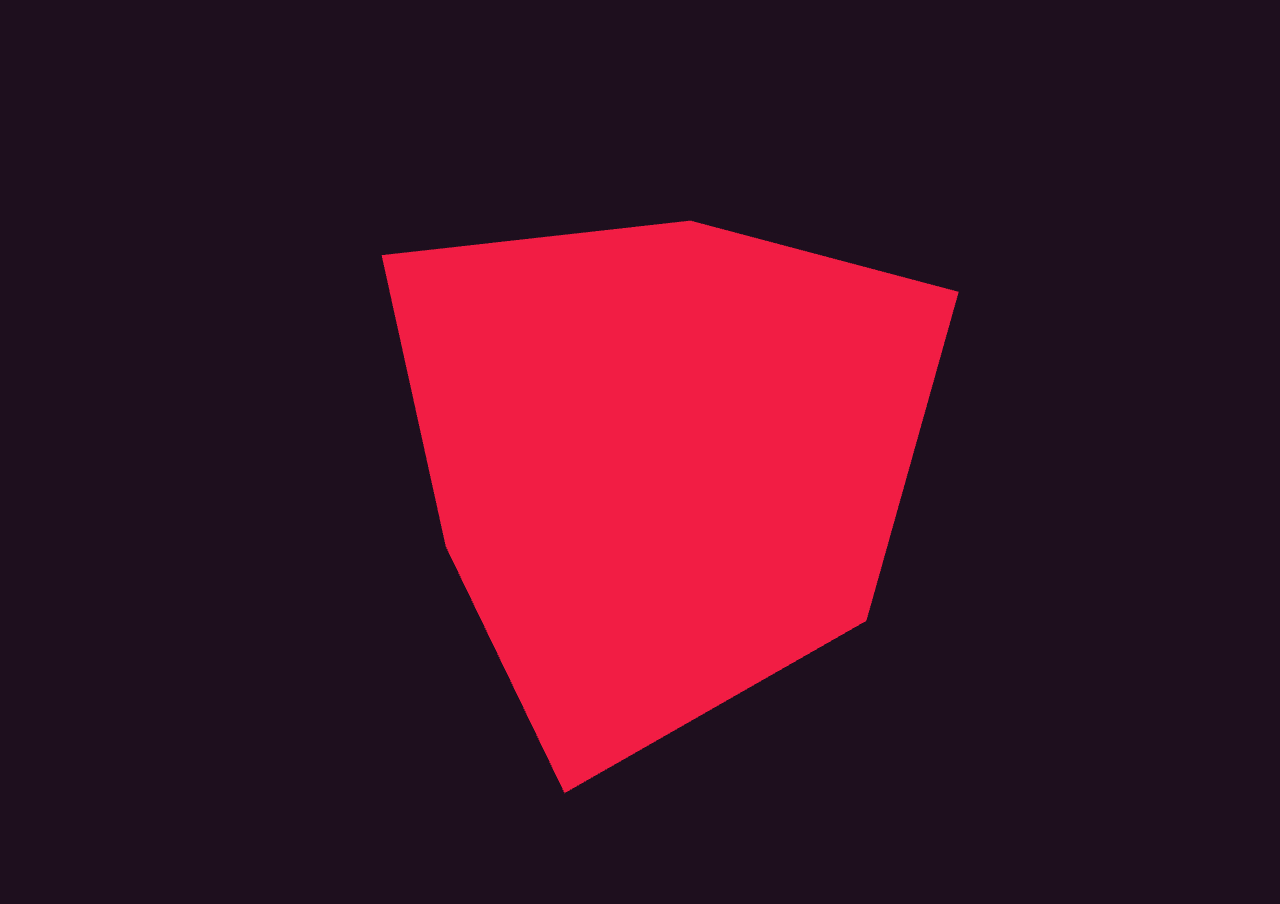
<file: 5_4_ThreeCube/complete/index.html>
<!DOCTYPE html>
<html lang="en">

<head>
  <meta charset="UTF-8" />
  <meta name="viewport" content="width=device-width, initial-scale=1.0" />
  <title>5_4 Three Cube</title>
  <link rel="stylesheet" href="style.css">
</head>

<body>
  <script src="../../libs/three.min.js"></script>
  <script src="main.js"></script>
</body>

</html>
</file>
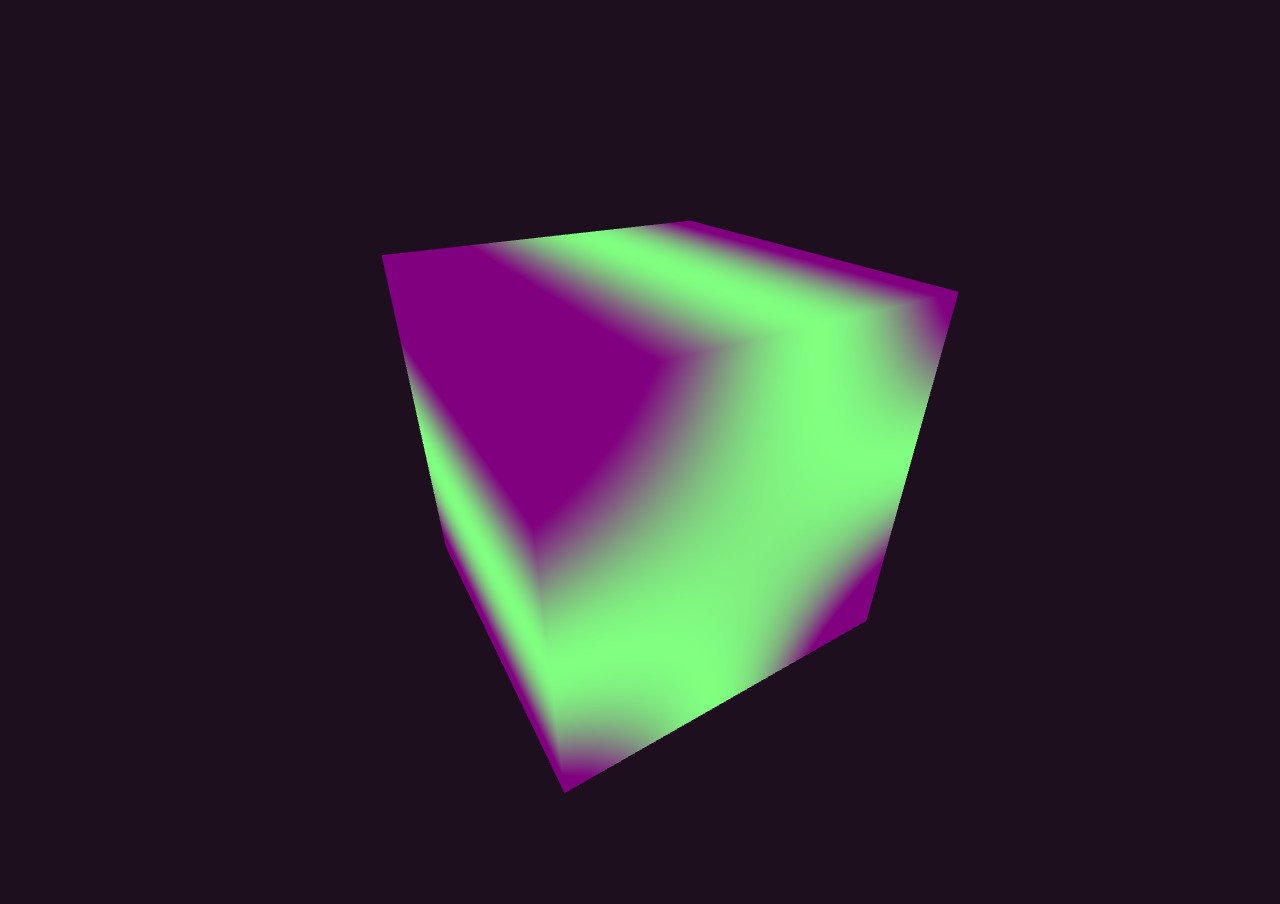
<file: 5_5_Materials/complete/index.html>
<!DOCTYPE html>
<html lang="en">

<head>
  <meta charset="UTF-8" />
  <meta name="viewport" content="width=device-width, initial-scale=1.0" />
  <title>5_4_ThreeCube</title>
  <link rel="stylesheet" href="style.css">
</head>

<body>
  <script src="../../libs/three.min.js"></script>
  <script src="main.js"></script>
</body>

</html>
</file>
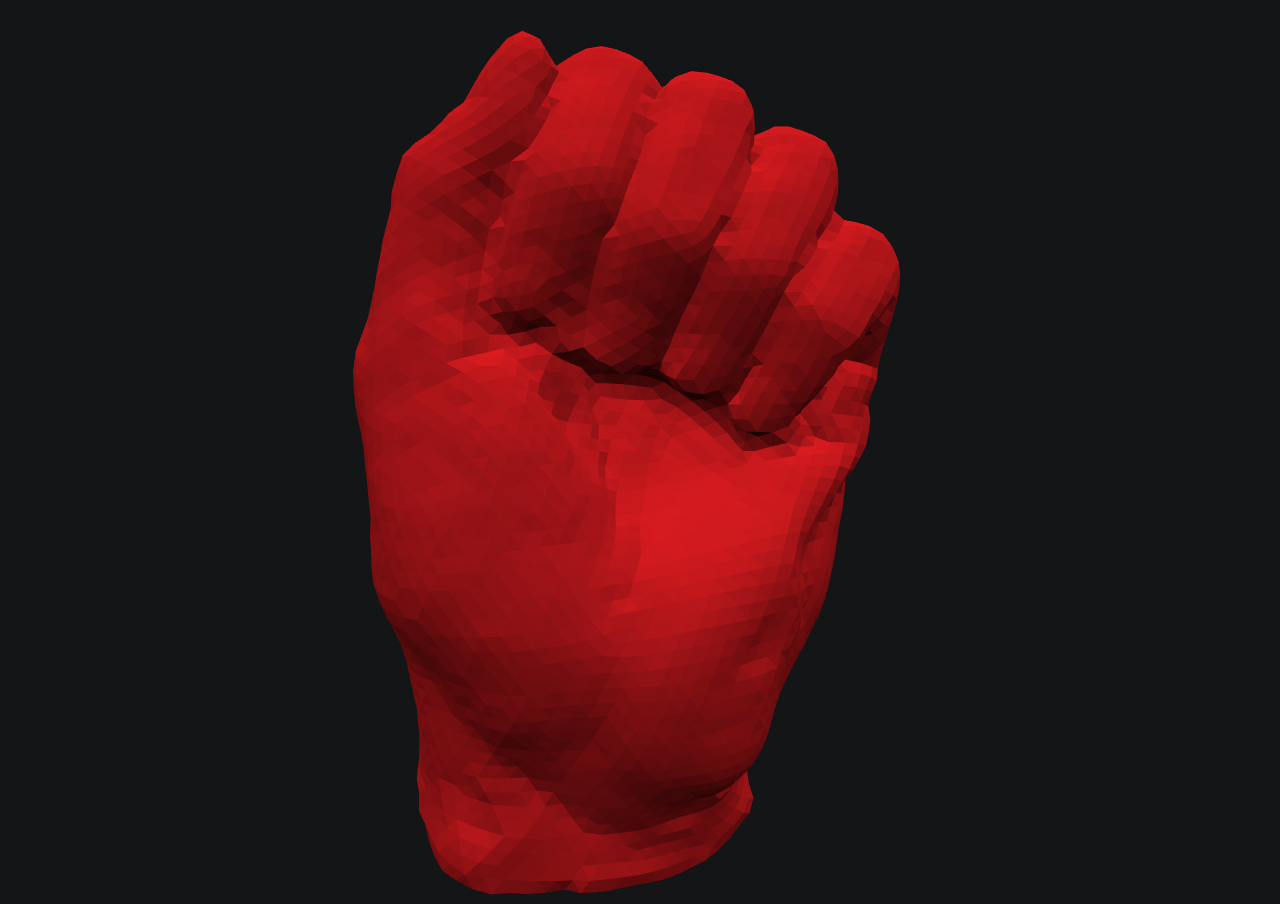
<file: 5_6_OBJ/complete/index.html>
<!DOCTYPE html>
<html lang="en">

<head>
  <meta charset="UTF-8" />
  <meta name="viewport" content="width=device-width, initial-scale=1.0" />
  <title>5_6 OBJ</title>
  <link rel="stylesheet" href="style.css">
</head>

<body>
  <script src="../../libs/three.min.js"></script>
  <script src="loader/OBJLoader.js"></script>
  <script src="controls/OrbitControls.js"></script>
  <script src="main.js"></script>
</body>

</html>
</file>
<file: 5_4_ThreeCube/complete/style.css>
body {
    margin: 0;
    padding: 0;
    background: #1E0F1E;
}
</file>
<file: 5_5_Materials/complete/style.css>
body {
    margin: 0;
    padding: 0;
    background: #1E0F1E;
    overflow: hidden;
}
</file>
<file: 5_6_OBJ/complete/style.css>
body {
    margin: 0;
    padding: 0;
    background: #141516;
    overflow: hidden;
}
</file>
